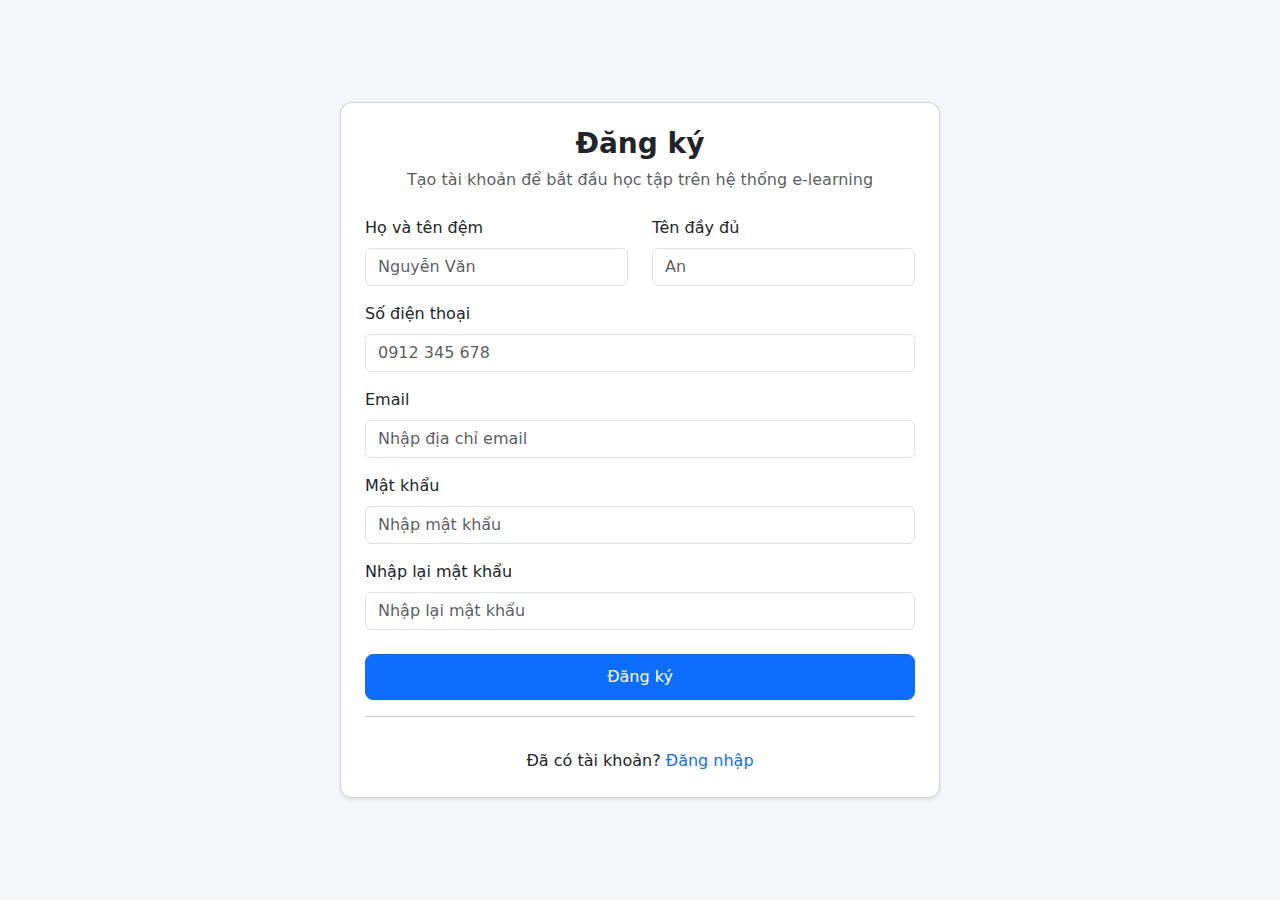
<file: SS13/BTVN/bai1.html>
<!DOCTYPE html>
<html lang="en">
<head>
    <meta charset="UTF-8">
    <meta name="viewport" content="width=device-width, initial-scale=1.0">
    <title>Document</title>
    <link
    href="https://cdn.jsdelivr.net/npm/bootstrap@5.3.2/dist/css/bootstrap.min.css"
    rel="stylesheet"
  >
  <link rel="stylesheet" href="bai1.css">
</head>
<body>  
    <div class="container vh-100 d-flex align-items-center justify-content-center">
  <div class="card shadow-sm p-4 register-card w-100"> 
    <h3 class="text-center fw-bold mb-2">Đăng ký</h3>
    <p class="text-center text-muted mb-4">
      Tạo tài khoản để bắt đầu học tập trên hệ thống e-learning
    </p>
    <form>
      <div class="row mb-3">
        <div class="col-md-6">
          <label class="form-label">Họ và tên đệm</label>
          <input type="text" class="form-control" placeholder="Nguyễn Văn">
        </div>
        <div class="col-md-6">
          <label class="form-label">Tên đầy đủ</label>
          <input type="text" class="form-control" placeholder="An">
        </div>
      </div>
      <div class="mb-3">
        <label class="form-label">Số điện thoại</label>
        <input type="text" class="form-control" placeholder="0912 345 678">
      </div>
      <div class="mb-3">
        <label class="form-label">Email</label>
        <input type="email" class="form-control" placeholder="Nhập địa chỉ email">
      </div>
      <div class="mb-3">
        <label class="form-label">Mật khẩu</label>
        <input type="password" class="form-control" placeholder="Nhập mật khẩu">
      </div>
      <div class="mb-4">
        <label class="form-label">Nhập lại mật khẩu</label>
        <input type="password" class="form-control" placeholder="Nhập lại mật khẩu">
      </div>
      <button type="submit" class="btn btn-primary w-100">
        Đăng ký
      </button>
      <hr>
    </form>
    <p class="text-center mt-3 mb-0">
      Đã có tài khoản?
      <a href="#" class="text-decoration-none">Đăng nhập</a>
    </p>
  </div>
</div>
</body>
</html>
</file>
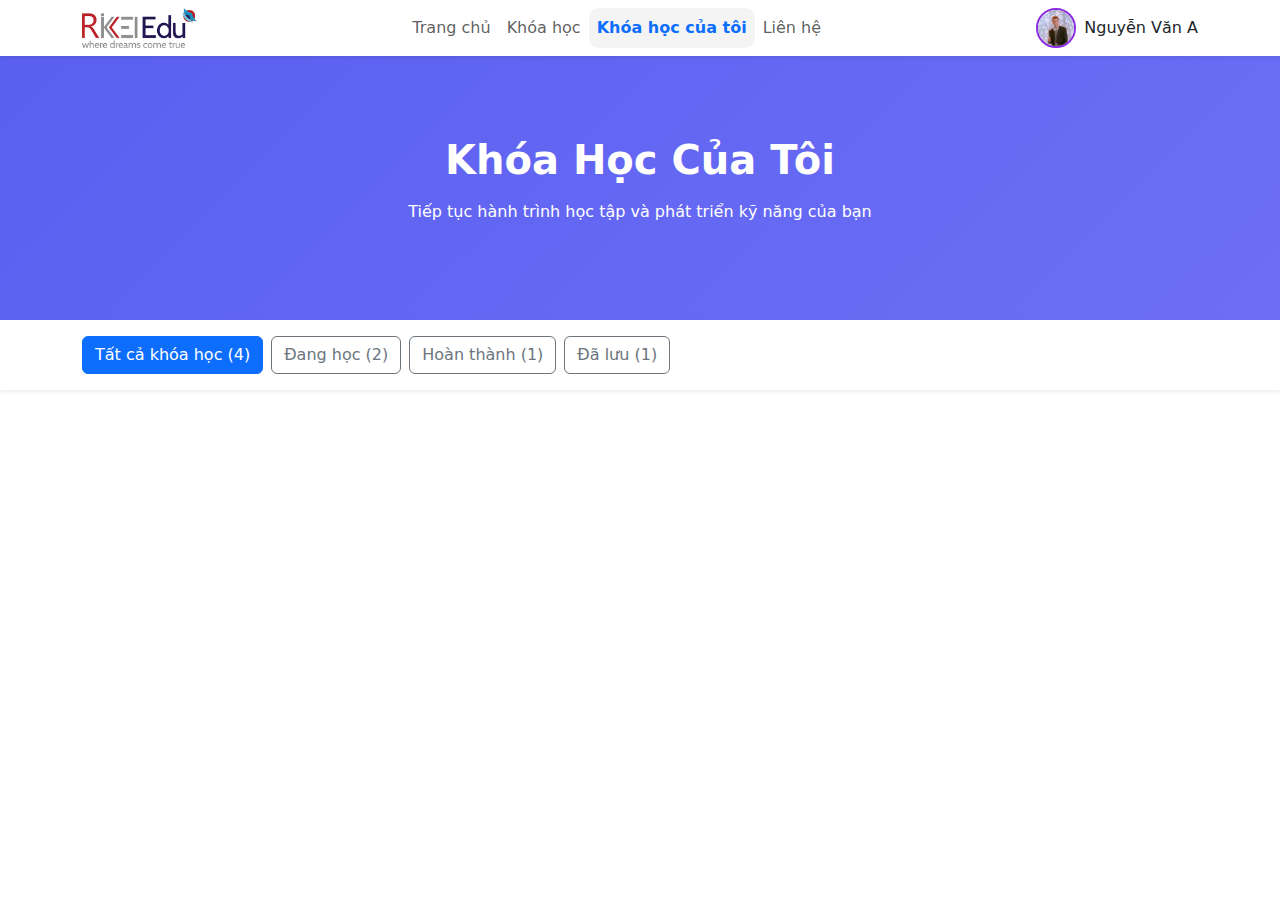
<file: SS13/BTVN/bai3,4.html>
<!DOCTYPE html>
<html lang="en">
<head>
    <meta charset="UTF-8">
    <meta name="viewport" content="width=device-width, initial-scale=1.0">
    <title>Document</title>
    <link rel="stylesheet" href="bai3.css">
    <link href="https://cdn.jsdelivr.net/npm/bootstrap@5.3.2/dist/css/bootstrap.min.css" rel="stylesheet">
</head>
<body>
<nav class="navbar navbar-expand-md bg-white shadow-sm">
  <div class="container flex-md-row flex-column text-center">
    <a class="mb-2 mb-md-0" href="#">
      <img src="../Picture/tải xuống.png" alt="" height="40">
    </a>
    <ul class="navbar-nav mx-md-auto my-2 my-md-0">
      <li class="nav-item"><a class="nav-link" href="#">Trang chủ</a></li>
      <li class="nav-item"><a class="nav-link" href="#">Khóa học</a></li>
      <li class="nav-item">
        <a class="nav-link active fw-semibold text-primary" id="highligh" href="#">
          Khóa học của tôi
        </a>
      </li>
      <li class="nav-item"><a class="nav-link" href="#">Liên hệ</a></li>
    </ul>
    <div class="d-flex align-items-center justify-content-center gap-2" id="user">
      <img src="../Picture/tải xuống.jpg" class="rounded-circle" width="40" height="40">
      <span>Nguyễn Văn A</span>
    </div>
  </div>
</nav>
<section class="banner">
  <h1 class="fw-bold">Khóa Học Của Tôi</h1>
  <p class="mt-3">
    Tiếp tục hành trình học tập và phát triển kỹ năng của bạn
  </p>
</section>
<div class="bg-white shadow-sm">
  <div class="container py-3">
    <div class="row g-2">
      <div class="col-12 col-md-auto">
        <button class="btn btn-primary w-100">
          Tất cả khóa học (4)
        </button>
      </div>
      <div class="col-12 col-md-auto">
        <button class="btn btn-outline-secondary w-100">
          Đang học (2)
        </button>
      </div>
      <div class="col-12 col-md-auto">
        <button class="btn btn-outline-secondary w-100">
          Hoàn thành (1)
        </button>
      </div>
      <div class="col-12 col-md-auto">
        <button class="btn btn-outline-secondary w-100">
          Đã lưu (1)
        </button>
      </div>
    </div>
  </div>
</div>
</body>
</html>
</file>
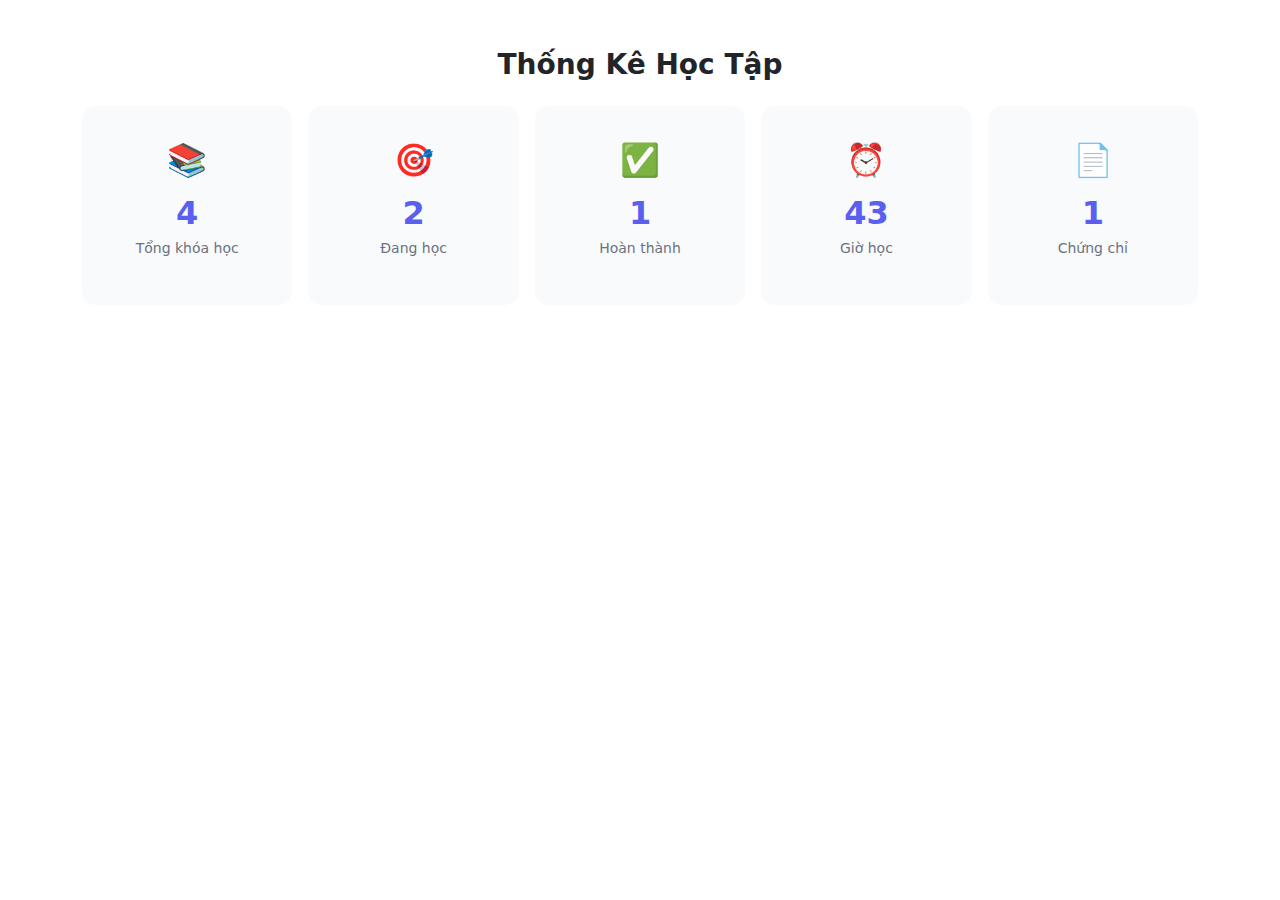
<file: SS13/BTVN/bai5.html>
<!DOCTYPE html>
<html lang="en">
<head>
    <meta charset="UTF-8">
    <meta name="viewport" content="width=device-width, initial-scale=1.0">
    <title>Document</title>
    <link href="https://cdn.jsdelivr.net/npm/bootstrap@5.3.2/dist/css/bootstrap.min.css" rel="stylesheet">
    <link rel="stylesheet" href="bai5.css">
</head>
<body>
    <section class="py-5">
  <div class="container">
    <h3 class="text-center fw-bold mb-4">Thống Kê Học Tập</h3>
    <div class="row g-3">
      <div class="col-12 col-md">
        <div class="stat-box text-center h-100">
          <div class="icon">📚</div>
          <h2 class="number">4</h2>
          <p>Tổng khóa học</p>
        </div>
      </div>
      <div class="col-12 col-md">
        <div class="stat-box text-center h-100">
          <div class="icon">🎯</div>
          <h2 class="number">2</h2>
          <p>Đang học</p>
        </div>
      </div>
      <div class="col-12 col-md">
        <div class="stat-box text-center h-100">
          <div class="icon">✅</div>
          <h2 class="number">1</h2>
          <p>Hoàn thành</p>
        </div>
      </div>
      <div class="col-12 col-md">
        <div class="stat-box text-center h-100">
          <div class="icon">⏰</div>
          <h2 class="number">43</h2>
          <p>Giờ học</p>
        </div>
      </div>
      <div class="col-12 col-md">
        <div class="stat-box text-center h-100">
          <div class="icon">📄</div>
          <h2 class="number">1</h2>
          <p>Chứng chỉ</p>
        </div>
      </div>
    </div>
  </div>
</section>
</body>
</html>
</file>
<file: SS13/BTVN/bai1.css>
*{
    padding: 0;
    margin: 0;
    box-sizing: border-box;
 }
 body {
      background: #f5f6fa;
    }
    .register-card {
      max-width: 600px;
      border-radius: 12px;
    }
    .btn-primary {
      background-color: #0d6efd;
      border-radius: 8px;
      padding: 10px;
    }
</file>
<file: SS13/BTVN/bai3.css>
*{
    padding: 0;
    margin: 0;
    box-sizing: border-box;
}
.banner {
      background: linear-gradient(135deg, #5a5ff0, #6c6ff5);
      color: #fff;
      padding: 80px 15px;
      text-align: center;
}
.brand img{
    height: 20%;
    width: 20%;
}
#highligh{
    background-color: rgba(220, 220, 220, 0.31);
    border-radius: 10px;
}
.avatar {
    width: 40px;
    height: 40px;
    border-radius: 50%;
    object-fit: cover;
}
#user img{
    border: 2px solid blueviolet;
}

    /* Mobile menu */
    @media (min-width:0px) and (max-width: 767px) {
      .navbar-brand {
        margin-bottom: 16px;
      }
      .user-box {
        margin-top: 20px;
      }
      #user{
        flex-direction: column;
      }
      #highligh{
        padding: 8px;
      }
    }
</file>
<file: SS13/BTVN/bai5.css>
*{
    padding: 0;
    margin: 0;
    box-sizing: border-box;
}
.stat-box {
  background: #f8fafc;
  border-radius: 14px;
  padding: 30px 20px;
}

.stat-box .icon {
  font-size: 32px;
  margin-bottom: 10px;
}

.stat-box .number {
  color: #5a5ff0;
  font-weight: 700;
  margin: 0;
}

.stat-box p {
  margin-top: 6px;
  color: #6b7280;
  font-size: 14px;
}
</file>
